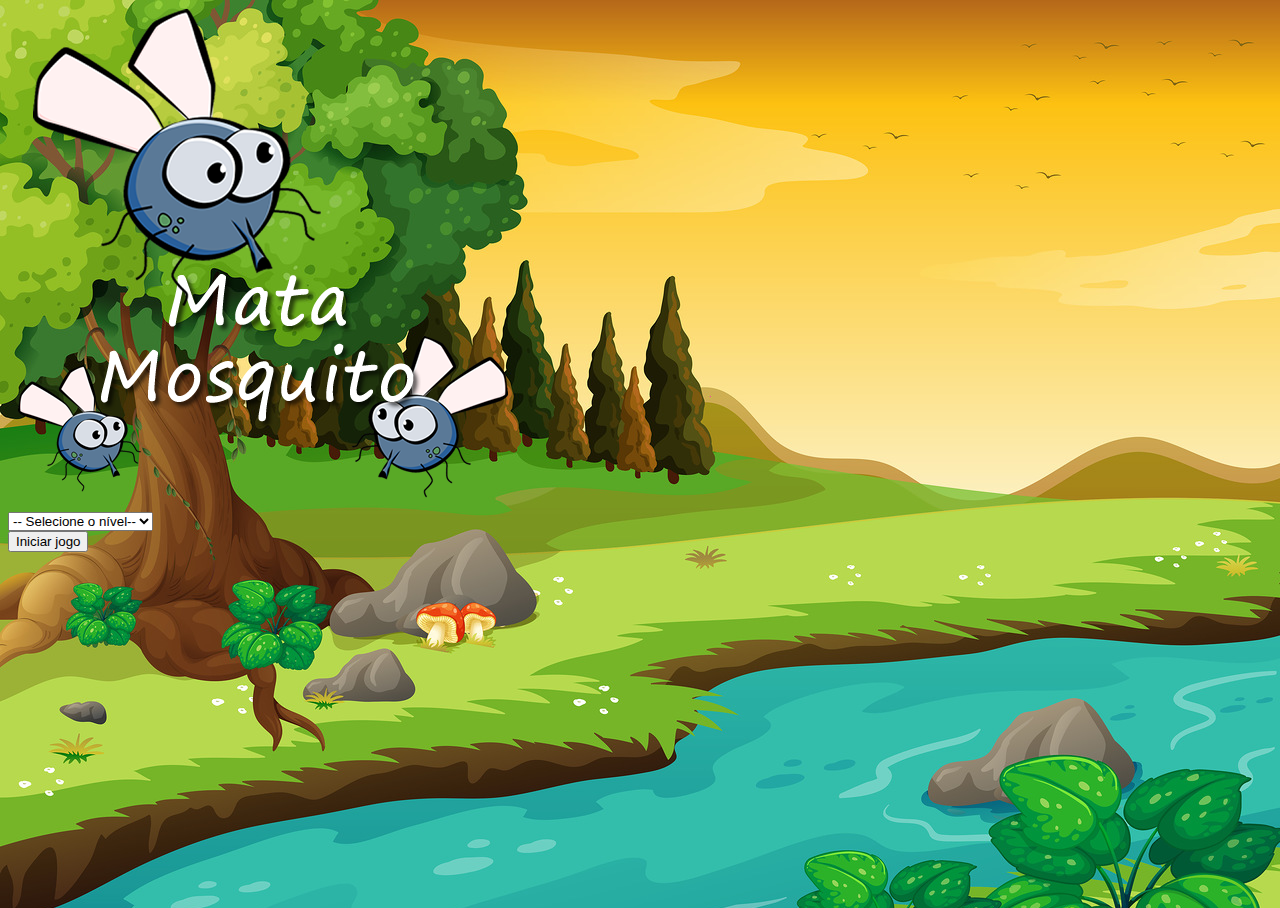
<file: index.html>
<!DOCTYPE html>
<html>
	<head>
		<title>Index</title>
		<meta charset="utf-8">

		<!-- CSS only -->
			<link href="https://cdn.jsdelivr.net/npm/bootstrap@5.0.0-beta3/dist/css/bootstrap.min.css" rel="stylesheet" integrity="sha384-eOJMYsd53ii+scO/bJGFsiCZc+5NDVN2yr8+0RDqr0Ql0h+rP48ckxlpbzKgwra6" crossorigin="anonymous">

			<link rel="stylesheet" href="estilo.css" />

			<script>
				function iniciarJogo() {
					var nivel = document.getElementById('nivel').value

					if(nivel === '') {
						alert('Selecione um nível para iniciar o jogo')
						return false
					}

					window.location.href = "app.html?" + nivel
				}
			</script>
	</head>
	<body>

		<div class="container">
			<div class="row">
				<div class="col">
					<div class="d-flex justify-content-center">
						<img src="imagens/game.png" />
					</div>
				</div>
			</div>

			<div class="row">
				<div class="col">
					<div class="d-flex justify-content-center">
						<div class="mb-2">
							<select class="form-control" id="nivel">
							<option value="">-- Selecione o nível--</option>
							<option value="normal">Normal</option>
							<option value="dificil">Difícil</option>
							<option value="chucknorris">Chuck Norris</option>
							</select>
						</div>
					</div>
				</div>
			</div>

			<div class="row">
				<div class="col">
					<div class="d-flex justify-content-center">
						<button type="button" class="btn btn-danger btn-lg" onclick="iniciarJogo()"  >Iniciar jogo</button>
					</div>
				</div>
			</div>

		</div>

	</body>
</html>
</file>
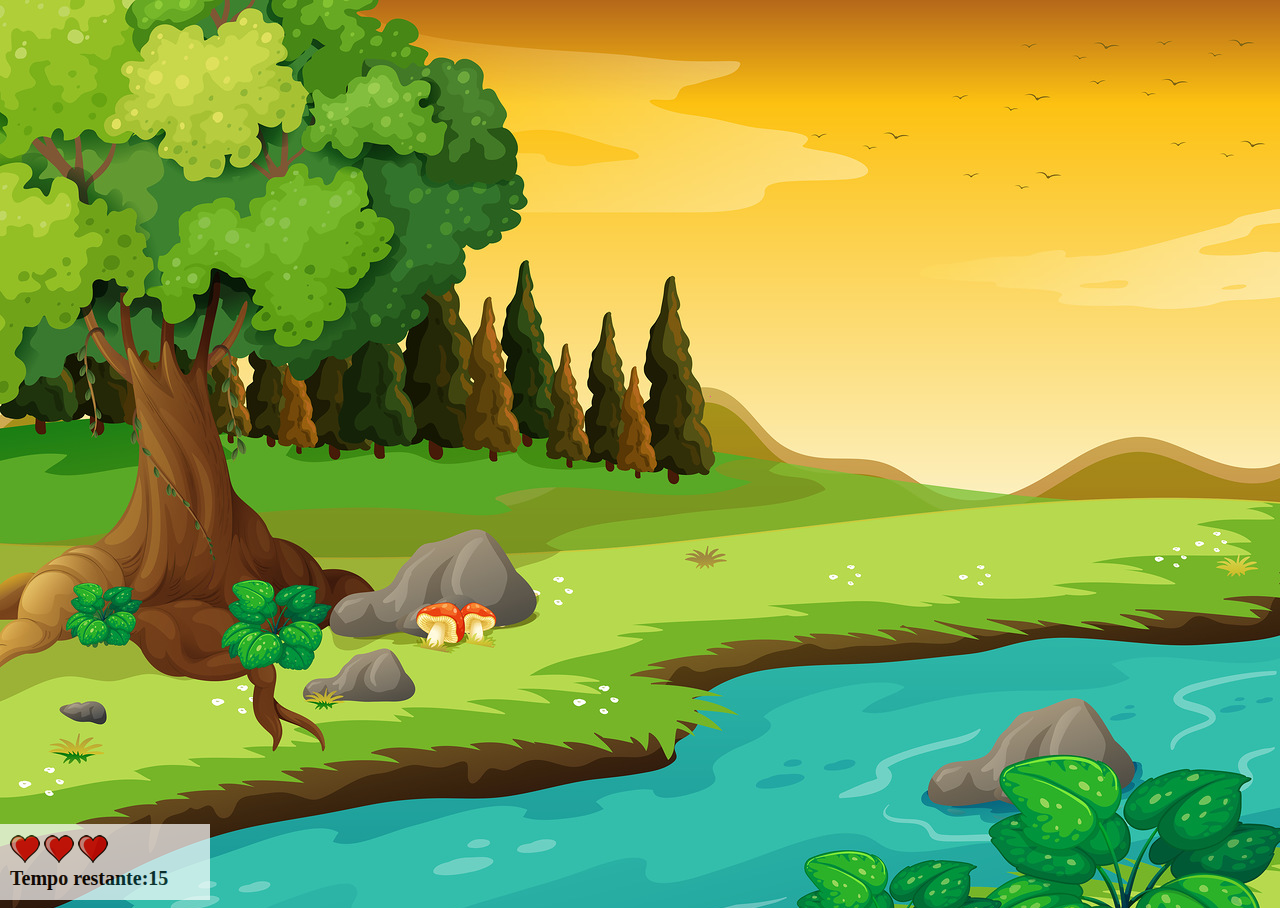
<file: app.html>
<!DOCTYPE html>
<html>
	<head>
		<title>APP</title>

		<link rel="stylesheet" href="estilo.css" />
		<script src="jogo.js"></script>
	</head>
	<body onresize="ajustaTamanhoPalcoJogo()">

			<div class="painel">
				<div class="vidas">
					<img id="v1" src="imagens/coracao_cheio.png" />
					<img id="v2" src="imagens/coracao_cheio.png" />
					<img id="v3" src="imagens/coracao_cheio.png" />
				</div>

				<div class="cronometro">Tempo restante:<span id="cronometro"></span> </div> 
			</div>

		<script>
			document.getElementById('cronometro').innerHTML = tempo

			var criaMosquito = setInterval(function() {
				posicaoRandomica()
			}, criaMosquitoTempo)
		</script>

	</body>
</html>
</file>
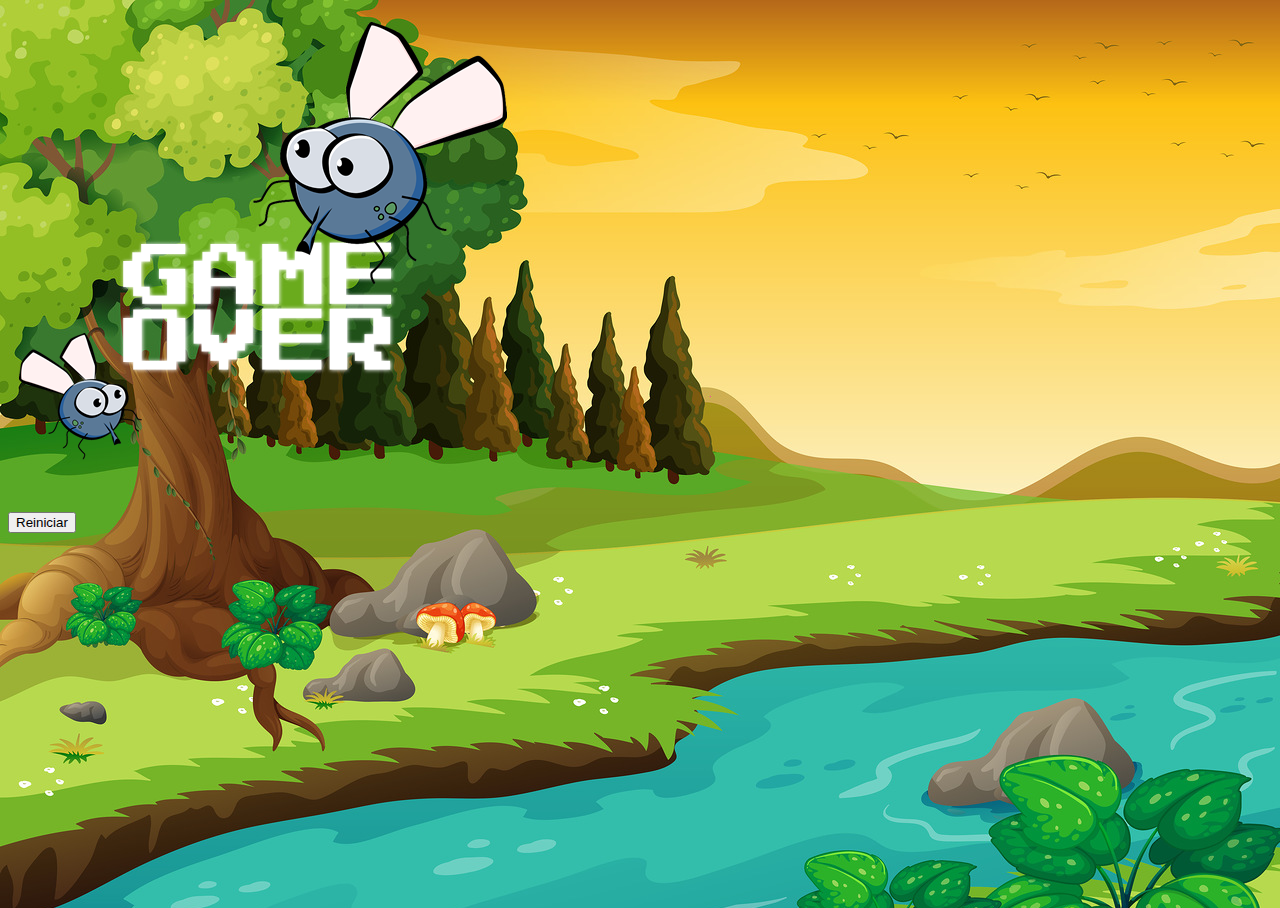
<file: fim_de_jogo.html>
<!DOCTYPE html>
<html>
	<head>
		<title>Fim de jogo</title>
		<meta charset="utf-8">

		<!-- CSS only -->
			<link href="https://cdn.jsdelivr.net/npm/bootstrap@5.0.0-beta3/dist/css/bootstrap.min.css" rel="stylesheet" integrity="sha384-eOJMYsd53ii+scO/bJGFsiCZc+5NDVN2yr8+0RDqr0Ql0h+rP48ckxlpbzKgwra6" crossorigin="anonymous">

			<link rel="stylesheet" href="estilo.css" />
	</head>
	<body>

		<div class="container">
			<div class="row">
				<div class="col">
					<div class="d-flex justify-content-center">
						<img src="imagens/game_over.png" />
					</div>
				</div>
			</div>

			<div class="row">
				<div class="col">
					<div class="d-flex justify-content-center">
						<button type="button" class="btn btn-dark btn-lg" onclick="window.location.href = 'index.html' " >Reiniciar</button>
					</div>
				</div>
			</div>

		</div>

	</body>
</html>
</file>
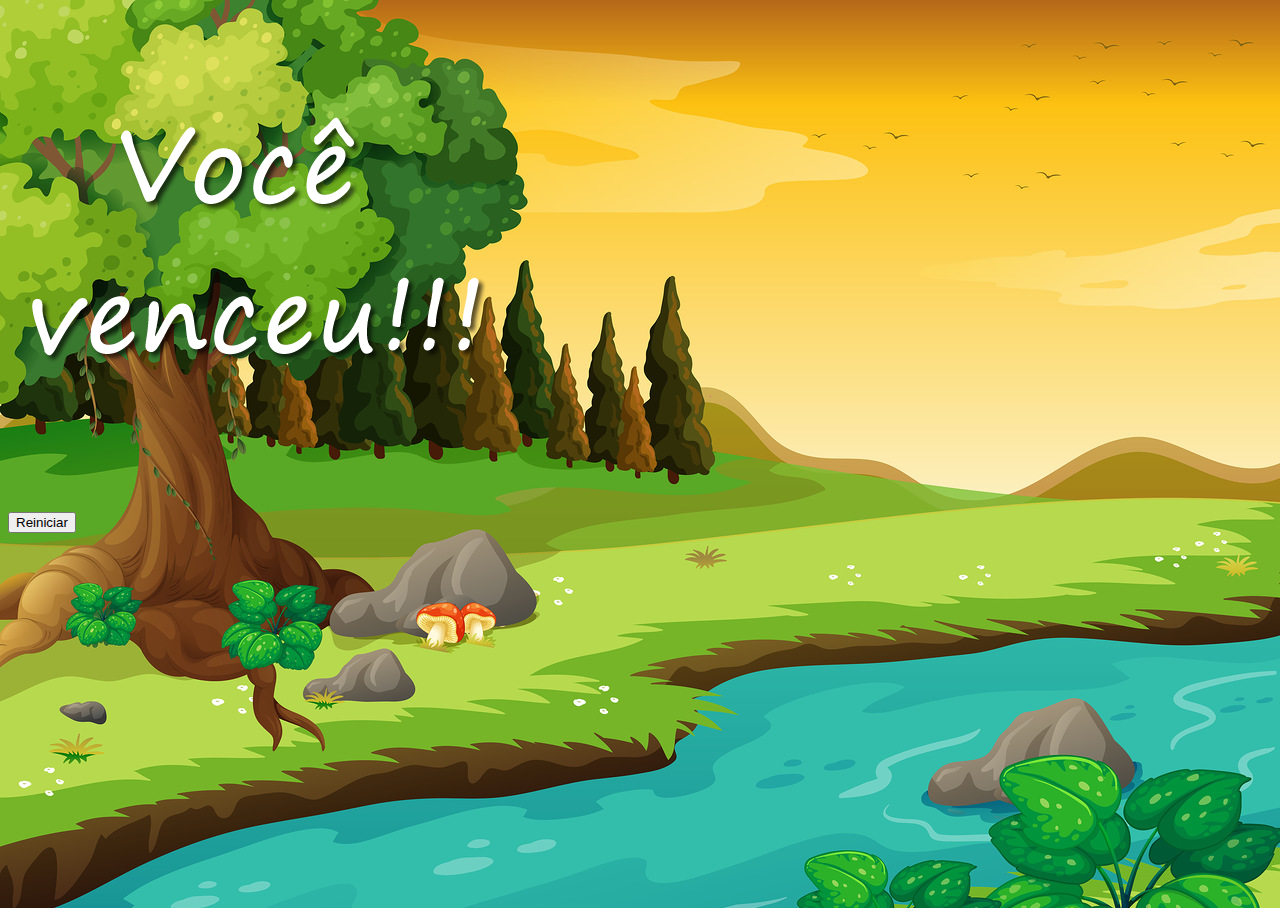
<file: vitoria.html>
<!DOCTYPE html>
<html>
	<head>
		<title> Vitoria</title>
		<meta charset="utf-8">

		<!-- CSS only -->
			<link href="https://cdn.jsdelivr.net/npm/bootstrap@5.0.0-beta3/dist/css/bootstrap.min.css" rel="stylesheet" integrity="sha384-eOJMYsd53ii+scO/bJGFsiCZc+5NDVN2yr8+0RDqr0Ql0h+rP48ckxlpbzKgwra6" crossorigin="anonymous">

			<link rel="stylesheet" href="estilo.css" />
	</head>
	<body>

		<div class="container">
			<div class="row">
				<div class="col">
					<div class="d-flex justify-content-center">
						<img src="imagens/vitoria.png" />
					</div>
				</div>
			</div>

			<div class="row">
				<div class="col">
					<div class="d-flex justify-content-center">
						<button type="button" class="btn btn-dark btn-lg" onclick="window.location.href = 'index.html' " >Reiniciar</button>
					</div>
				</div>
			</div>

		</div>

	</body>
</html>
</file>
<file: estilo.css>
html {
	cursor: url(imagens/mata_mosquito.png) 30 30, auto;
	width: 100%; 
	height: 100%;
}

body {
	background-image: url(imagens/bg.jpg); 
	width: 100%; 
	height: 100%;
	background-repeat: no-repeat;
	background-size: cover;
}

.mosquito1 {
	width: 50px;
	height: 50px;
}

.mosquito2 {
	width: 70px;
	height: 70px;
}

.mosquito3 {
	width: 90px;
	height: 90px;
}

.ladoA {
	transform: scaleX(1);
}

.ladoB {
	transform: scaleX(-1);
}

.painel {
	position: absolute;
	width: 190px;
	padding: 10px;
	left: 0px;
	bottom: 0px;
	border-top: solid 1px #fff;
	background-color: #fff;
	opacity: 0.7;
}

.vidas {
	float: left;
}

.cronometro {
	float: left;
	font-size: 20px;
	font-weight: bold;
}
</file>
